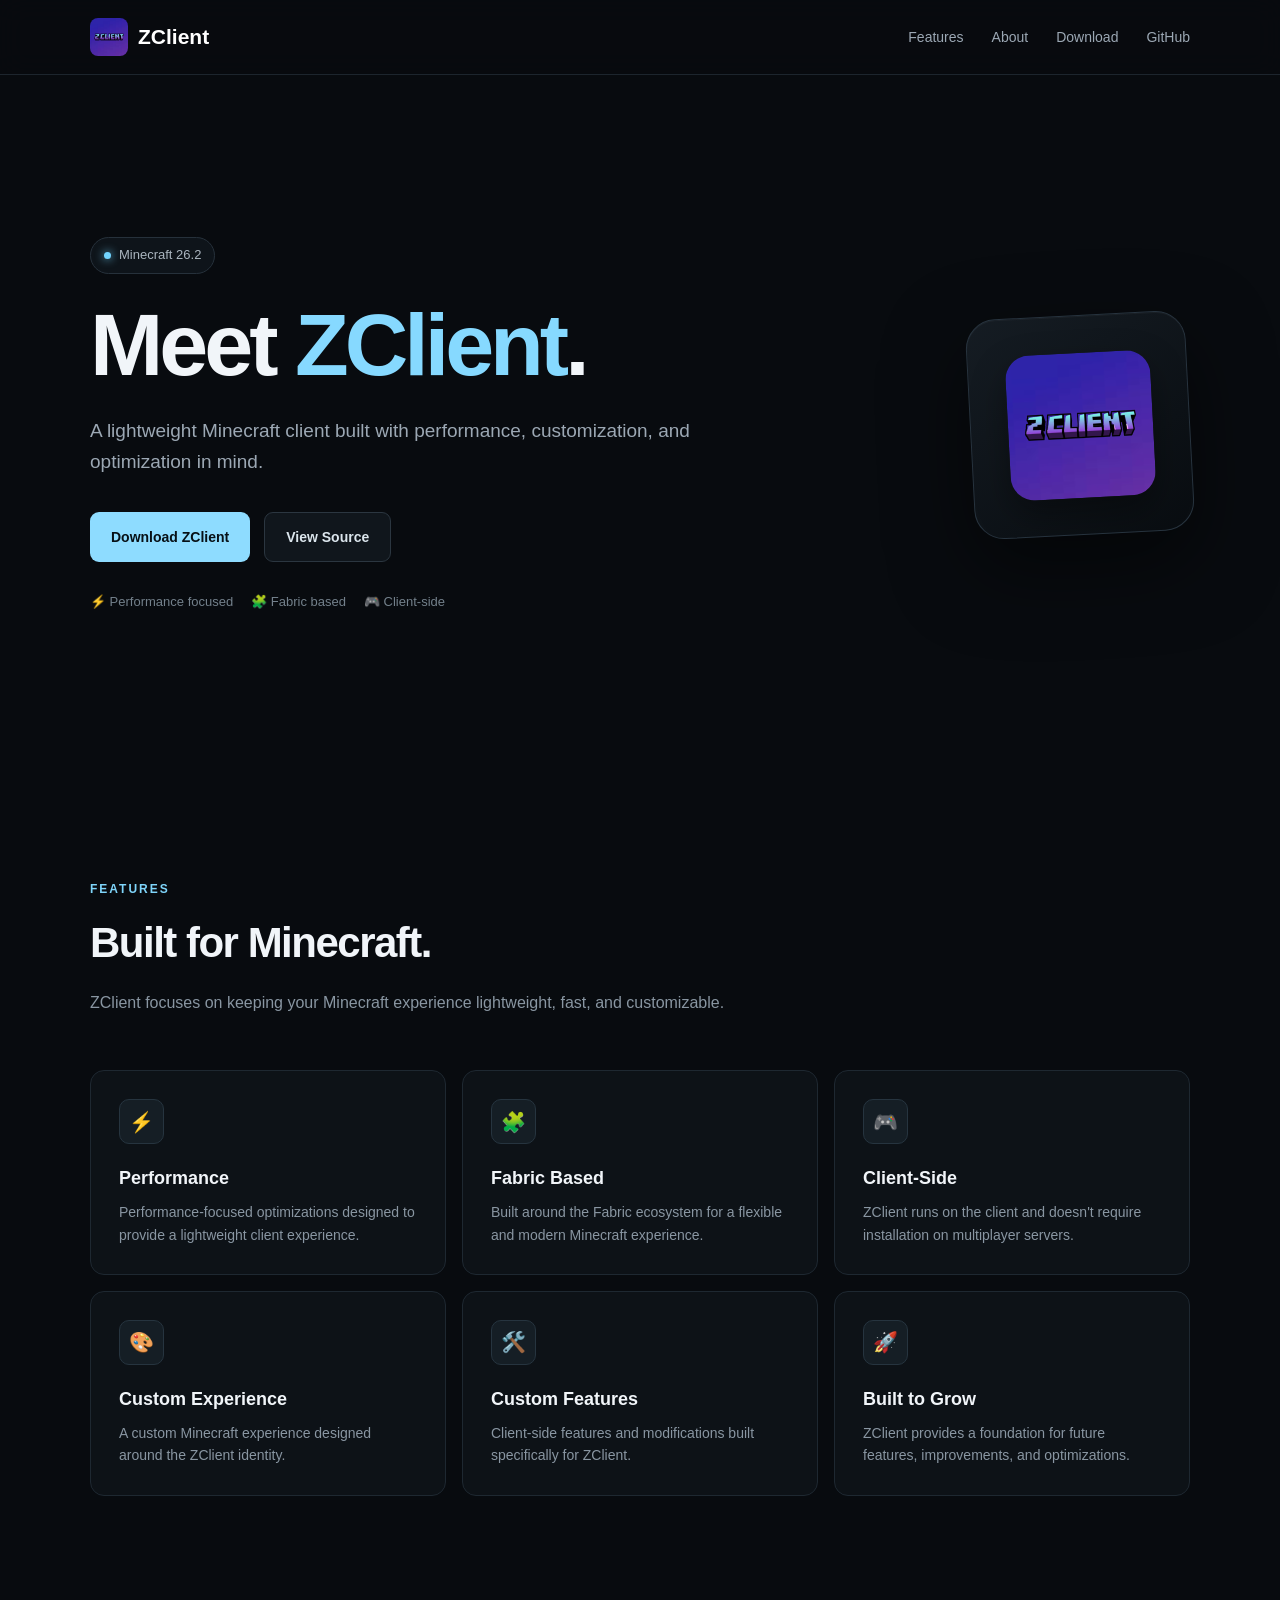
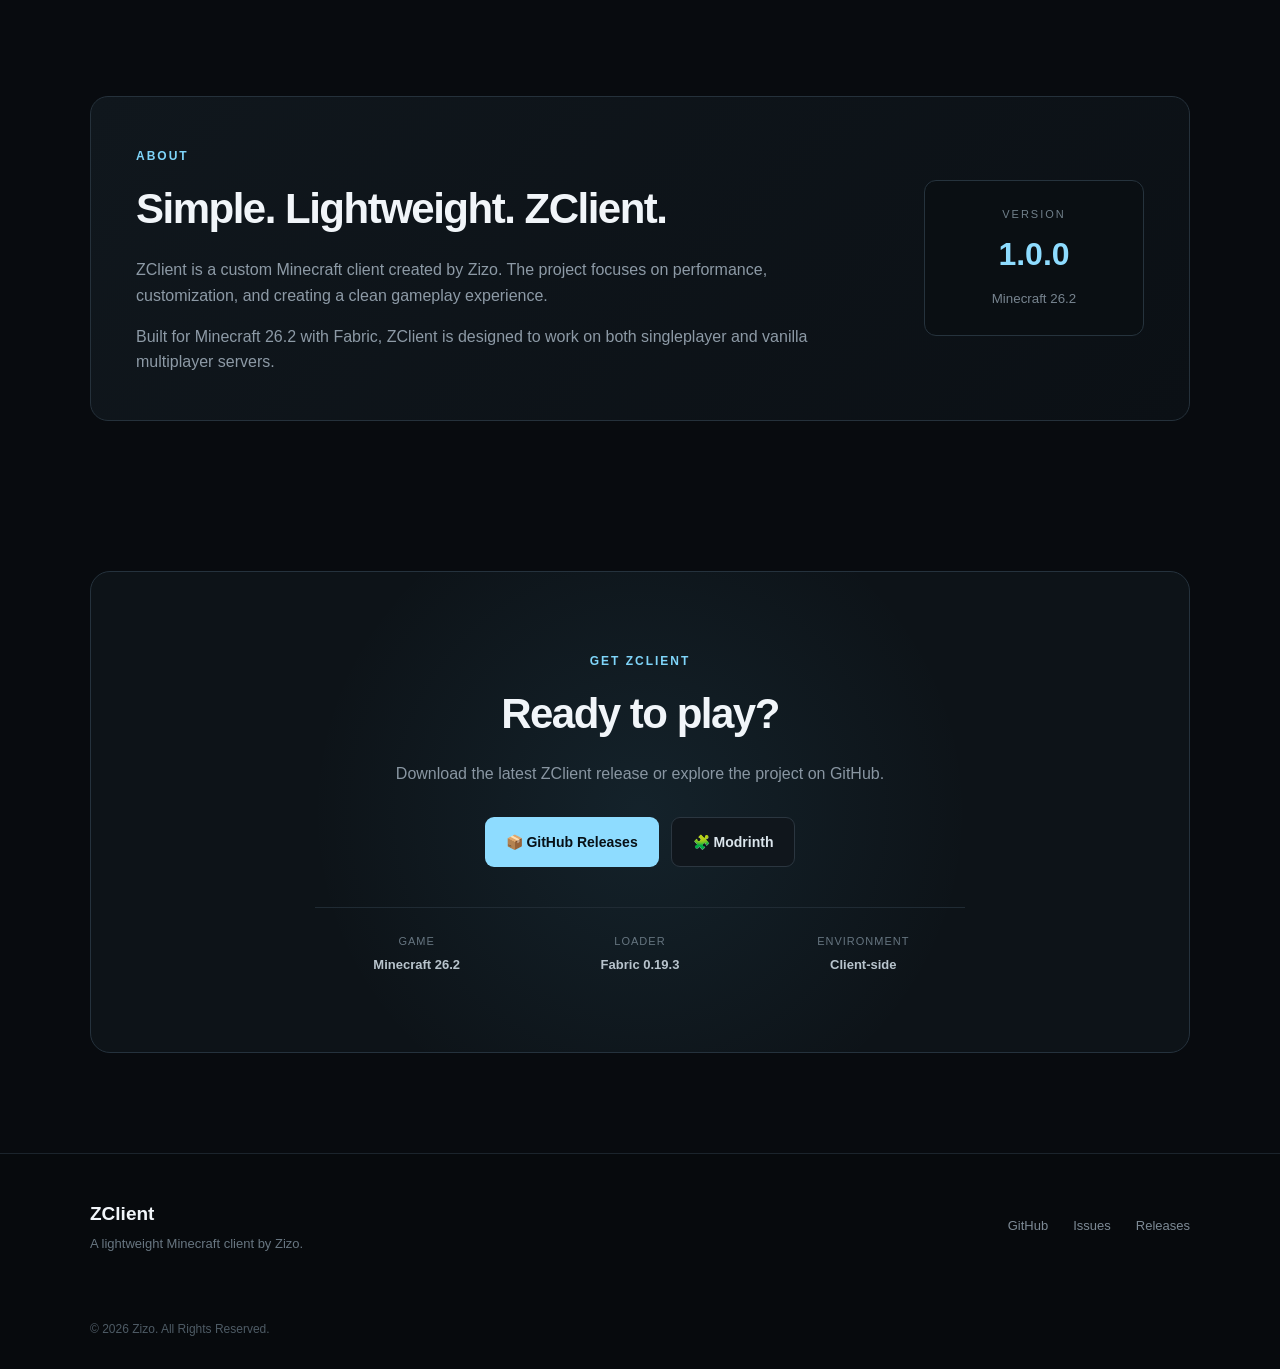
<file: index.html>
<!DOCTYPE html>
<html lang="en">
<head>
    <meta charset="UTF-8">
    <meta name="viewport" content="width=device-width, initial-scale=1.0">

    <title>ZClient — Minecraft Client</title>

    <meta
        name="description"
        content="ZClient is a lightweight Minecraft client focused on performance, customization, and an improved gameplay experience."
    >

    <link rel="stylesheet" href="style.css">

    <!-- Website icon -->
    <link rel="icon" href="zclient.png" type="image/png">
</head>

<body>

    <!-- =========================
         NAVBAR
    ========================== -->

    <header class="navbar">

        <div class="nav-container">

            <a href="#" class="logo">

                <img
                    src="zclient.png"
                    alt="ZClient Logo"
                >

                <span class="logo-text">
                    ZClient
                </span>

            </a>

            <nav>

                <a href="#features">
                    Features
                </a>

                <a href="#about">
                    About
                </a>

                <a href="#download">
                    Download
                </a>

                <a
                    href="https://github.com/zizogamer0139/Z-Client"
                    target="_blank"
                    rel="noopener noreferrer"
                >
                    GitHub
                </a>

            </nav>

            <button
                class="menu-button"
                id="menuButton"
                aria-label="Open navigation menu"
            >
                ☰
            </button>

        </div>

    </header>


    <main>

        <!-- =========================
             HERO
        ========================== -->

        <section class="hero">

            <div class="hero-content">

                <div class="badge">

                    <span class="status-dot"></span>

                    Minecraft 26.2

                </div>


                <h1>
                    Meet <span>ZClient</span>.
                </h1>


                <p>
                    A lightweight Minecraft client built with
                    performance, customization, and optimization in mind.
                </p>


                <div class="hero-buttons">

                    <a
                        href="#download"
                        class="button primary"
                    >
                        Download ZClient
                    </a>


                    <a
                        href="https://github.com/zizogamer0139/Z-Client"
                        target="_blank"
                        rel="noopener noreferrer"
                        class="button secondary"
                    >
                        View Source
                    </a>

                </div>


                <div class="hero-info">

                    <span>
                        ⚡ Performance focused
                    </span>

                    <span>
                        🧩 Fabric based
                    </span>

                    <span>
                        🎮 Client-side
                    </span>

                </div>

            </div>


            <!-- HERO LOGO -->

            <div class="hero-logo">

                <div class="logo-card">

                    <img
                        src="zclient.png"
                        alt="ZClient Logo"
                    >

                </div>

            </div>

        </section>


        <!-- =========================
             FEATURES
        ========================== -->

        <section
            id="features"
            class="section"
        >

            <div class="section-heading">

                <span class="section-label">
                    FEATURES
                </span>

                <h2>
                    Built for Minecraft.
                </h2>

                <p>
                    ZClient focuses on keeping your Minecraft experience
                    lightweight, fast, and customizable.
                </p>

            </div>


            <div class="features-grid">


                <article class="feature-card">

                    <div class="feature-icon">
                        ⚡
                    </div>

                    <h3>
                        Performance
                    </h3>

                    <p>
                        Performance-focused optimizations designed
                        to provide a lightweight client experience.
                    </p>

                </article>


                <article class="feature-card">

                    <div class="feature-icon">
                        🧩
                    </div>

                    <h3>
                        Fabric Based
                    </h3>

                    <p>
                        Built around the Fabric ecosystem for a
                        flexible and modern Minecraft experience.
                    </p>

                </article>


                <article class="feature-card">

                    <div class="feature-icon">
                        🎮
                    </div>

                    <h3>
                        Client-Side
                    </h3>

                    <p>
                        ZClient runs on the client and doesn't require
                        installation on multiplayer servers.
                    </p>

                </article>


                <article class="feature-card">

                    <div class="feature-icon">
                        🎨
                    </div>

                    <h3>
                        Custom Experience
                    </h3>

                    <p>
                        A custom Minecraft experience designed
                        around the ZClient identity.
                    </p>

                </article>


                <article class="feature-card">

                    <div class="feature-icon">
                        🛠️
                    </div>

                    <h3>
                        Custom Features
                    </h3>

                    <p>
                        Client-side features and modifications
                        built specifically for ZClient.
                    </p>

                </article>


                <article class="feature-card">

                    <div class="feature-icon">
                        🚀
                    </div>

                    <h3>
                        Built to Grow
                    </h3>

                    <p>
                        ZClient provides a foundation for future
                        features, improvements, and optimizations.
                    </p>

                </article>

            </div>

        </section>


        <!-- =========================
             ABOUT
        ========================== -->

        <section
            id="about"
            class="section about-section"
        >

            <div class="about-card">

                <div>

                    <span class="section-label">
                        ABOUT
                    </span>

                    <h2>
                        Simple. Lightweight. ZClient.
                    </h2>


                    <p>
                        ZClient is a custom Minecraft client created by Zizo.
                        The project focuses on performance, customization,
                        and creating a clean gameplay experience.
                    </p>


                    <p>
                        Built for Minecraft 26.2 with Fabric,
                        ZClient is designed to work on both
                        singleplayer and vanilla multiplayer servers.
                    </p>

                </div>


                <div class="version-box">

                    <span>
                        VERSION
                    </span>

                    <strong>
                        1.0.0
                    </strong>

                    <small>
                        Minecraft 26.2
                    </small>

                </div>

            </div>

        </section>


        <!-- =========================
             DOWNLOAD
        ========================== -->

        <section
            id="download"
            class="section download-section"
        >

            <div class="download-card">

                <span class="section-label">
                    GET ZCLIENT
                </span>


                <h2>
                    Ready to play?
                </h2>


                <p>
                    Download the latest ZClient release or
                    explore the project on GitHub.
                </p>


                <div class="download-buttons">

                    <a
                        href="https://github.com/zizogamer0139/Z-Client/releases"
                        target="_blank"
                        rel="noopener noreferrer"
                        class="button primary"
                    >
                        📦 GitHub Releases
                    </a>


                    <a
                        href="#"
                        id="modrinthButton"
                        class="button secondary"
                    >
                        🧩 Modrinth
                    </a>

                </div>


                <div class="requirements">

                    <div>

                        <span>
                            Game
                        </span>

                        <strong>
                            Minecraft 26.2
                        </strong>

                    </div>


                    <div>

                        <span>
                            Loader
                        </span>

                        <strong>
                            Fabric 0.19.3
                        </strong>

                    </div>


                    <div>

                        <span>
                            Environment
                        </span>

                        <strong>
                            Client-side
                        </strong>

                    </div>

                </div>

            </div>

        </section>

    </main>


    <!-- =========================
         FOOTER
    ========================== -->

    <footer>

        <div class="footer-container">


            <div class="footer-brand">

                <div class="footer-logo">
                    ZClient
                </div>

                <p>
                    A lightweight Minecraft client by Zizo.
                </p>

            </div>


            <div class="footer-links">

                <a
                    href="https://github.com/zizogamer0139/Z-Client"
                    target="_blank"
                    rel="noopener noreferrer"
                >
                    GitHub
                </a>


                <a
                    href="https://github.com/zizogamer0139/Z-Client/issues"
                    target="_blank"
                    rel="noopener noreferrer"
                >
                    Issues
                </a>


                <a
                    href="https://github.com/zizogamer0139/Z-Client/releases"
                    target="_blank"
                    rel="noopener noreferrer"
                >
                    Releases
                </a>

            </div>

        </div>


        <div class="copyright">

            © 2026 Zizo. All Rights Reserved.

        </div>

    </footer>


    <!-- JavaScript -->

    <script src="script.js"></script>

</body>
</html>
</file>
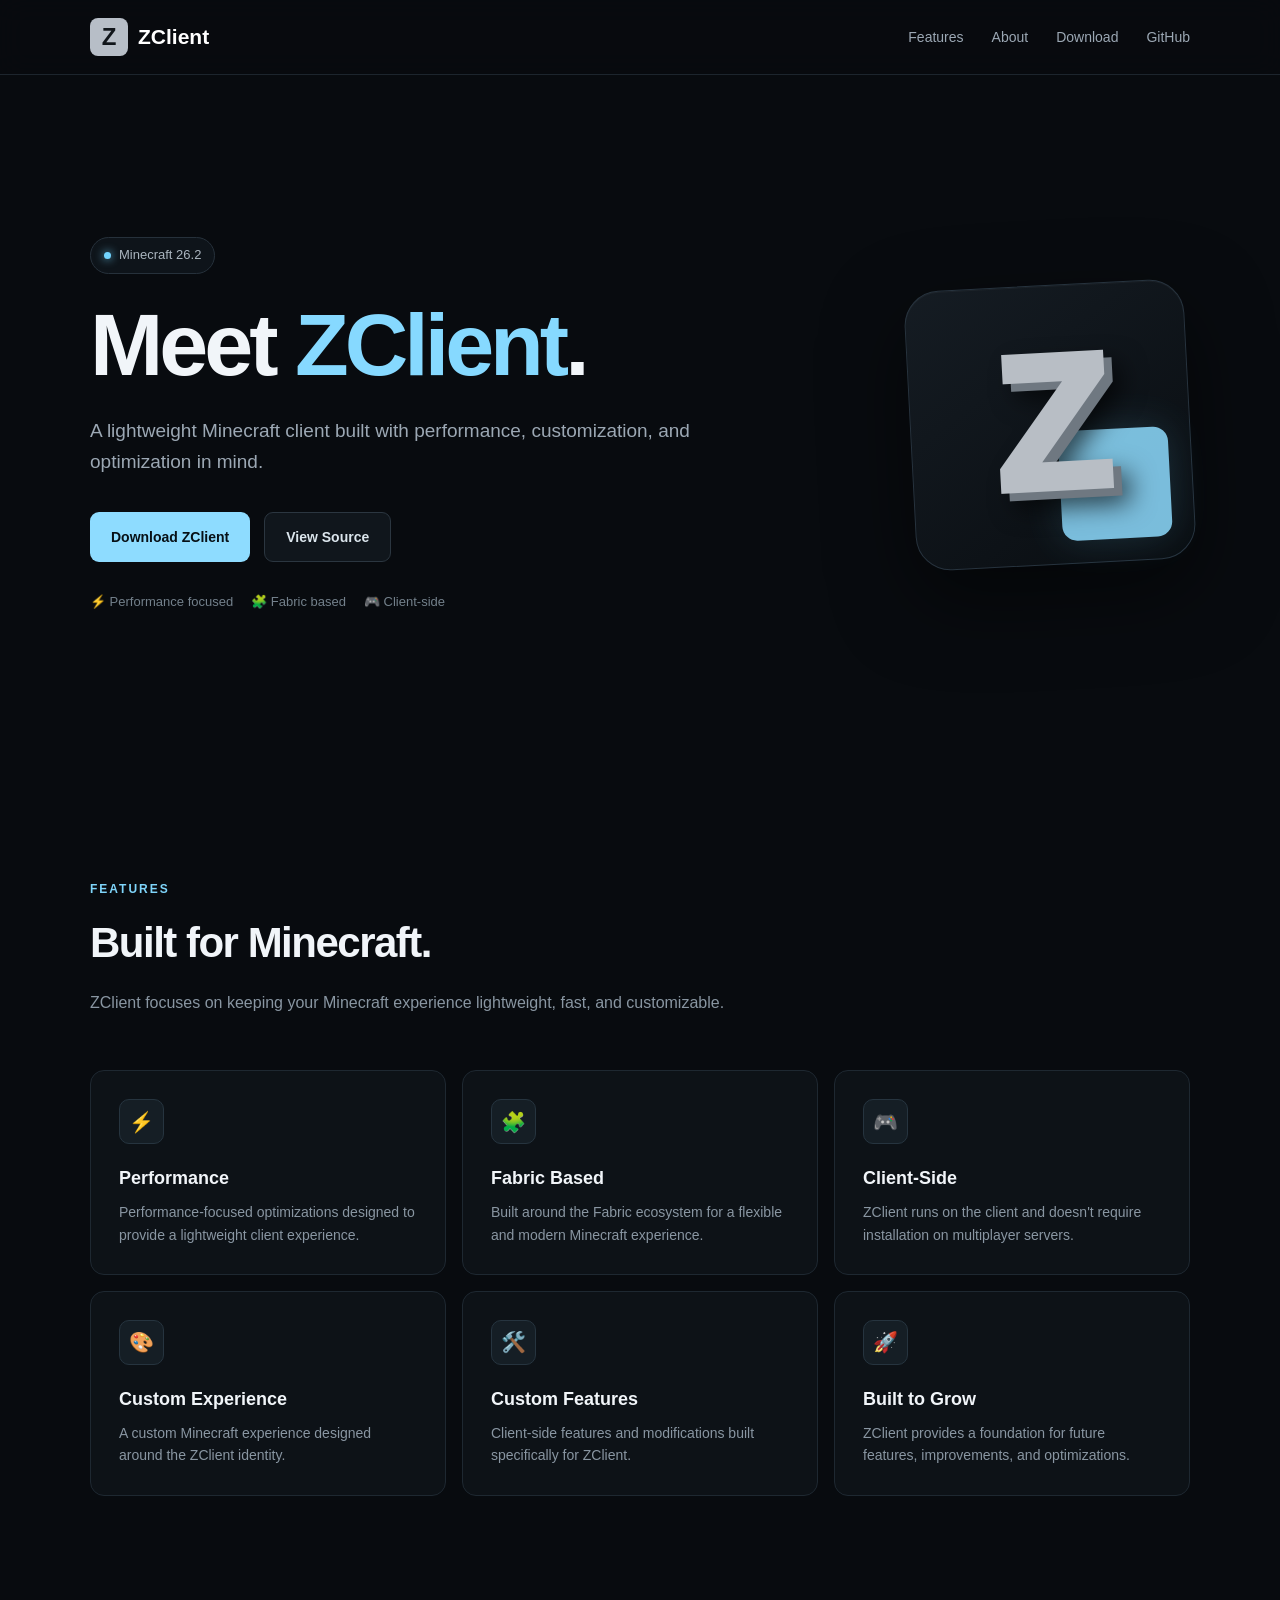
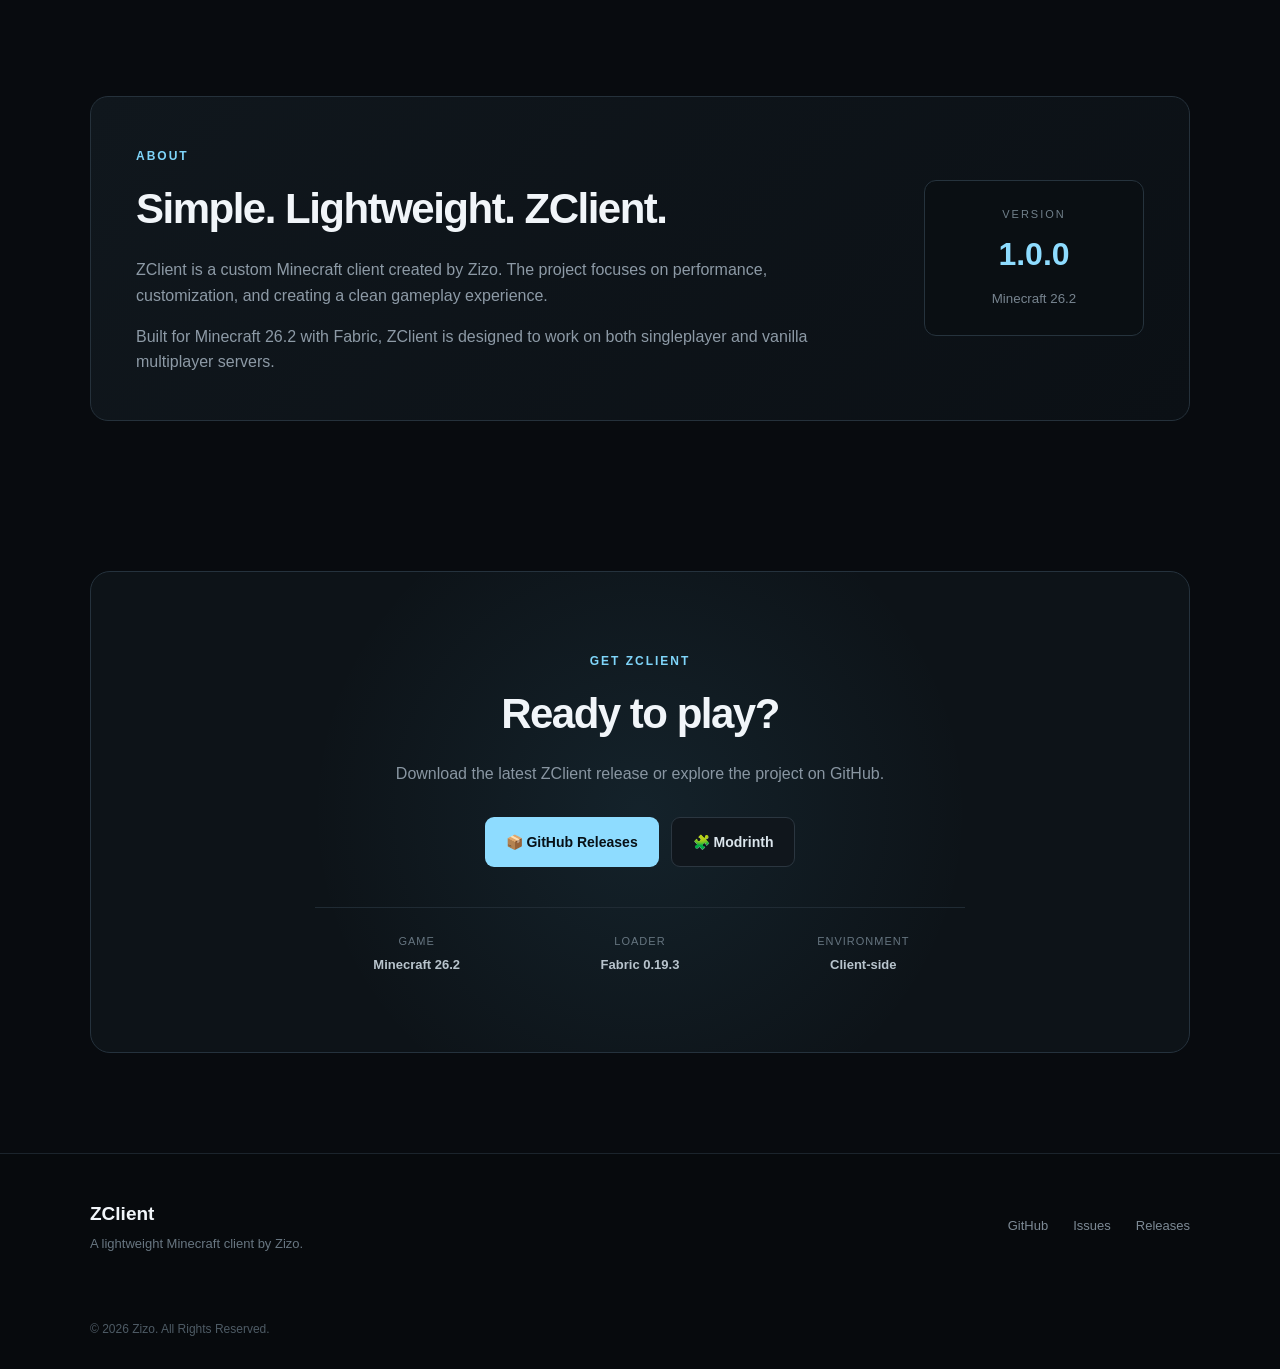
<file: web/index.html>
<!DOCTYPE html>
<html lang="en">
<head>
    <meta charset="UTF-8">
    <meta name="viewport" content="width=device-width, initial-scale=1.0">

    <title>ZClient — Minecraft Client</title>
    <meta name="description" content="ZClient is a lightweight Minecraft client focused on performance, customization, and an improved gameplay experience.">

    <link rel="stylesheet" href="style.css">
</head>

<body>

    <header class="navbar">
        <div class="nav-container">

            <a href="#" class="logo">
                <span class="logo-z">Z</span>
                <span class="logo-text">ZClient</span>
            </a>

            <nav>
                <a href="#features">Features</a>
                <a href="#about">About</a>
                <a href="#download">Download</a>
                <a href="https://github.com/zizogamer0139/Z-Client" target="_blank">GitHub</a>
            </nav>

            <button class="menu-button" id="menuButton">
                ☰
            </button>

        </div>
    </header>


    <main>

        <!-- HERO -->

        <section class="hero">

            <div class="hero-content">

                <div class="badge">
                    <span class="status-dot"></span>
                    Minecraft 26.2
                </div>

                <h1>
                    Meet <span>ZClient</span>.
                </h1>

                <p>
                    A lightweight Minecraft client built with
                    performance, customization, and optimization in mind.
                </p>

                <div class="hero-buttons">

                    <a href="#download" class="button primary">
                        Download ZClient
                    </a>

                    <a href="https://github.com/zizogamer0139/Z-Client"
                       target="_blank"
                       class="button secondary">
                        View Source
                    </a>

                </div>

                <div class="hero-info">
                    <span>⚡ Performance focused</span>
                    <span>🧩 Fabric based</span>
                    <span>🎮 Client-side</span>
                </div>

            </div>

            <div class="hero-logo">

                <div class="logo-card">

                    <div class="big-z">Z</div>

                    <div class="blue-block"></div>

                </div>

            </div>

        </section>


        <!-- FEATURES -->

        <section id="features" class="section">

            <div class="section-heading">

                <span class="section-label">FEATURES</span>

                <h2>
                    Built for Minecraft.
                </h2>

                <p>
                    ZClient focuses on keeping your Minecraft experience
                    lightweight, fast, and customizable.
                </p>

            </div>


            <div class="features-grid">

                <article class="feature-card">

                    <div class="feature-icon">
                        ⚡
                    </div>

                    <h3>
                        Performance
                    </h3>

                    <p>
                        Performance-focused optimizations designed
                        to provide a lightweight client experience.
                    </p>

                </article>


                <article class="feature-card">

                    <div class="feature-icon">
                        🧩
                    </div>

                    <h3>
                        Fabric Based
                    </h3>

                    <p>
                        Built around the Fabric ecosystem for a
                        flexible and modern Minecraft experience.
                    </p>

                </article>


                <article class="feature-card">

                    <div class="feature-icon">
                        🎮
                    </div>

                    <h3>
                        Client-Side
                    </h3>

                    <p>
                        ZClient runs on the client and doesn't require
                        installation on multiplayer servers.
                    </p>

                </article>


                <article class="feature-card">

                    <div class="feature-icon">
                        🎨
                    </div>

                    <h3>
                        Custom Experience
                    </h3>

                    <p>
                        A custom Minecraft experience designed
                        around the ZClient identity.
                    </p>

                </article>


                <article class="feature-card">

                    <div class="feature-icon">
                        🛠️
                    </div>

                    <h3>
                        Custom Features
                    </h3>

                    <p>
                        Client-side features and modifications
                        built specifically for ZClient.
                    </p>

                </article>


                <article class="feature-card">

                    <div class="feature-icon">
                        🚀
                    </div>

                    <h3>
                        Built to Grow
                    </h3>

                    <p>
                        ZClient provides a foundation for future
                        features, improvements, and optimizations.
                    </p>

                </article>

            </div>

        </section>


        <!-- ABOUT -->

        <section id="about" class="section about-section">

            <div class="about-card">

                <div>

                    <span class="section-label">
                        ABOUT
                    </span>

                    <h2>
                        Simple. Lightweight. ZClient.
                    </h2>

                    <p>
                        ZClient is a custom Minecraft client created by Zizo.
                        The project focuses on performance, customization,
                        and creating a clean gameplay experience.
                    </p>

                    <p>
                        Built for Minecraft 26.2 with Fabric,
                        ZClient is designed to work on both
                        singleplayer and vanilla multiplayer servers.
                    </p>

                </div>


                <div class="version-box">

                    <span>VERSION</span>

                    <strong>
                        1.0.0
                    </strong>

                    <small>
                        Minecraft 26.2
                    </small>

                </div>

            </div>

        </section>


        <!-- DOWNLOAD -->

        <section id="download" class="section download-section">

            <div class="download-card">

                <span class="section-label">
                    GET ZCLIENT
                </span>

                <h2>
                    Ready to play?
                </h2>

                <p>
                    Download the latest ZClient release or
                    explore the project on GitHub.
                </p>

                <div class="download-buttons">

                    <!-- Replace this with your actual release URL -->
                    <a href="https://github.com/zizogamer0139/Z-Client/releases"
                       target="_blank"
                       class="button primary">
                        📦 GitHub Releases
                    </a>

                    <!-- Replace with your Modrinth project URL after approval -->
                    <a href="#"
                       id="modrinthButton"
                       class="button secondary">
                        🧩 Modrinth
                    </a>

                </div>

                <div class="requirements">

                    <div>
                        <span>Game</span>
                        <strong>Minecraft 26.2</strong>
                    </div>

                    <div>
                        <span>Loader</span>
                        <strong>Fabric 0.19.3</strong>
                    </div>

                    <div>
                        <span>Environment</span>
                        <strong>Client-side</strong>
                    </div>

                </div>

            </div>

        </section>

    </main>


    <!-- FOOTER -->

    <footer>

        <div class="footer-container">

            <div class="footer-brand">

                <div class="footer-logo">
                    ZClient
                </div>

                <p>
                    A lightweight Minecraft client by Zizo.
                </p>

            </div>


            <div class="footer-links">

                <a href="https://github.com/zizogamer0139/Z-Client"
                   target="_blank">
                    GitHub
                </a>

                <a href="https://github.com/zizogamer0139/Z-Client/issues"
                   target="_blank">
                    Issues
                </a>

                <a href="https://github.com/zizogamer0139/Z-Client/releases"
                   target="_blank">
                    Releases
                </a>

            </div>

        </div>


        <div class="copyright">

            © 2026 Zizo. All Rights Reserved.

        </div>

    </footer>


    <script src="script.js"></script>

</body>
</html>
</file>
<file: style.css>
* {
    margin: 0;
    padding: 0;
    box-sizing: border-box;
}

html {
    scroll-behavior: smooth;
}

body {
    font-family: Arial, Helvetica, sans-serif;
    background: #080b0f;
    color: #f1f5f9;
    line-height: 1.6;
}

a {
    color: inherit;
    text-decoration: none;
}


/* =========================
   NAVBAR
========================= */

.navbar {
    position: sticky;
    top: 0;
    z-index: 1000;

    background: rgba(8, 11, 15, 0.88);
    backdrop-filter: blur(14px);

    border-bottom: 1px solid #1d252d;
}

.nav-container {
    max-width: 1150px;
    margin: auto;

    padding: 18px 25px;

    display: flex;
    align-items: center;
    justify-content: space-between;
}

.logo {
    display: flex;
    align-items: center;
    gap: 10px;

    font-size: 21px;
    font-weight: 800;
}

/* Small logo in navbar */

.logo img {
    width: 38px;
    height: 38px;

    object-fit: cover;

    border-radius: 8px;

    display: block;
}

.logo-text {
    color: white;
}

nav {
    display: flex;
    gap: 28px;
}

nav a {
    color: #9ca8b4;
    font-size: 14px;

    transition: 0.2s;
}

nav a:hover {
    color: #8ed8ff;
}

.menu-button {
    display: none;

    background: none;
    border: none;

    color: white;
    font-size: 24px;

    cursor: pointer;
}


/* =========================
   HERO
========================= */

.hero {
    max-width: 1150px;
    min-height: 700px;

    margin: auto;
    padding: 100px 25px;

    display: flex;
    align-items: center;
    justify-content: space-between;

    gap: 80px;
}

.hero-content {
    max-width: 650px;
}

.badge {
    display: inline-flex;
    align-items: center;
    gap: 8px;

    padding: 7px 13px;

    border: 1px solid #26313b;
    border-radius: 999px;

    background: #0e141a;

    color: #aab5bf;

    font-size: 13px;

    margin-bottom: 25px;
}

.status-dot {
    width: 7px;
    height: 7px;

    background: #72d5ff;

    border-radius: 50%;

    box-shadow: 0 0 10px #72d5ff;
}

.hero h1 {
    font-size: clamp(50px, 8vw, 88px);
    line-height: 1.05;

    letter-spacing: -4px;

    margin-bottom: 25px;
}

.hero h1 span {
    color: #86d9ff;
}

.hero p {
    max-width: 620px;

    color: #9ca8b4;

    font-size: 19px;

    margin-bottom: 35px;
}

.hero-buttons {
    display: flex;
    gap: 14px;

    flex-wrap: wrap;
}

.button {
    display: inline-flex;
    align-items: center;
    justify-content: center;

    padding: 13px 21px;

    border-radius: 9px;

    font-weight: 700;
    font-size: 14px;

    transition: 0.2s;
}

.button.primary {
    background: #8edcff;
    color: #071016;
}

.button.primary:hover {
    transform: translateY(-2px);

    box-shadow: 0 10px 30px rgba(116, 210, 255, 0.18);
}

.button.secondary {
    border: 1px solid #2b3640;

    background: #10161c;

    color: #dbe5ec;
}

.button.secondary:hover {
    border-color: #5c7180;

    transform: translateY(-2px);
}

.hero-info {
    display: flex;
    flex-wrap: wrap;

    gap: 18px;

    margin-top: 30px;

    color: #73808b;

    font-size: 13px;
}


/* =========================
   HERO LOGO
========================= */

.hero-logo {
    display: flex;
    justify-content: center;
    align-items: center;

    flex-shrink: 0;
}

.logo-card {
    width: 220px;
    height: 220px;

    position: relative;

    display: flex;
    align-items: center;
    justify-content: center;

    background:
        linear-gradient(145deg, #151c23, #090d11);

    border: 1px solid #27333e;

    border-radius: 30px;

    overflow: hidden;

    box-shadow:
        0 30px 80px rgba(0, 0, 0, 0.5),
        inset 0 1px rgba(255, 255, 255, 0.04);

    transform: rotate(-3deg);

    transition: 0.3s;
}

.logo-card:hover {
    transform: rotate(0deg) scale(1.04);
}

/* Actual ZClient logo */

.logo-card img {
    width: 145px;
    height: 145px;

    object-fit: contain;

    border-radius: 24px;

    display: block;

    box-shadow:
        0 15px 35px rgba(0, 0, 0, 0.35);
}


/* =========================
   SECTIONS
========================= */

.section {
    max-width: 1150px;

    margin: auto;

    padding: 100px 25px;
}

.section-heading {
    max-width: 650px;

    margin-bottom: 55px;
}

.section-label {
    color: #7fd5fa;

    font-size: 12px;
    font-weight: 800;

    letter-spacing: 2px;
}

.section h2 {
    font-size: 42px;

    letter-spacing: -1.5px;

    margin-top: 8px;
    margin-bottom: 14px;
}

.section-heading p {
    color: #8996a2;
}


/* =========================
   FEATURES
========================= */

.features-grid {
    display: grid;

    grid-template-columns: repeat(3, 1fr);

    gap: 16px;
}

.feature-card {
    padding: 28px;

    background: #0d1217;

    border: 1px solid #1e2831;

    border-radius: 14px;

    transition: 0.25s;
}

.feature-card:hover {
    transform: translateY(-5px);

    border-color: #344652;

    background: #10171d;
}

.feature-icon {
    width: 45px;
    height: 45px;

    display: flex;
    align-items: center;
    justify-content: center;

    background: #151e25;

    border: 1px solid #26343f;

    border-radius: 10px;

    margin-bottom: 20px;

    font-size: 20px;
}

.feature-card h3 {
    margin-bottom: 8px;

    font-size: 18px;
}

.feature-card p {
    color: #8996a2;

    font-size: 14px;
}


/* =========================
   ABOUT
========================= */

.about-card {
    display: grid;

    grid-template-columns: 1fr 220px;

    gap: 50px;

    padding: 45px;

    background:
        linear-gradient(
            135deg,
            #10171d,
            #0b1015
        );

    border: 1px solid #25313b;

    border-radius: 18px;
}

.about-card p {
    max-width: 700px;

    color: #8d9aa6;

    margin-top: 15px;
}

.version-box {
    align-self: center;

    padding: 25px;

    background: #0a0f13;

    border: 1px solid #26333d;

    border-radius: 12px;

    text-align: center;
}

.version-box span {
    display: block;

    color: #71808b;

    font-size: 11px;

    letter-spacing: 2px;
}

.version-box strong {
    display: block;

    margin: 5px 0;

    color: #8edcff;

    font-size: 32px;
}

.version-box small {
    color: #77848f;
}


/* =========================
   DOWNLOAD
========================= */

.download-section {
    padding-top: 50px;
}

.download-card {
    text-align: center;

    padding: 75px 30px;

    background:
        radial-gradient(
            circle at center,
            rgba(91, 189, 231, 0.09),
            transparent 55%
        ),
        #0d1318;

    border: 1px solid #25323d;

    border-radius: 20px;
}

.download-card p {
    max-width: 550px;

    margin: 0 auto 30px;

    color: #8996a2;
}

.download-buttons {
    display: flex;

    justify-content: center;

    gap: 12px;

    flex-wrap: wrap;
}

.requirements {
    max-width: 650px;

    margin: 40px auto 0;

    padding-top: 25px;

    border-top: 1px solid #202b34;

    display: grid;

    grid-template-columns: repeat(3, 1fr);

    gap: 20px;
}

.requirements span {
    display: block;

    color: #667580;

    font-size: 11px;

    text-transform: uppercase;

    letter-spacing: 1px;
}

.requirements strong {
    color: #b8c4cd;

    font-size: 13px;
}


/* =========================
   FOOTER
========================= */

footer {
    border-top: 1px solid #1b242c;

    background: #070a0d;
}

.footer-container {
    max-width: 1150px;

    margin: auto;

    padding: 45px 25px;

    display: flex;

    justify-content: space-between;

    gap: 30px;
}

.footer-logo {
    font-weight: 800;

    font-size: 19px;
}

.footer-brand p {
    color: #687681;

    font-size: 13px;

    margin-top: 5px;
}

.footer-links {
    display: flex;

    gap: 25px;

    align-items: center;
}

.footer-links a {
    color: #7d8a95;

    font-size: 13px;
}

.footer-links a:hover {
    color: #8edcff;
}

.copyright {
    max-width: 1150px;

    margin: auto;

    padding: 20px 25px 30px;

    color: #4e5b65;

    font-size: 12px;
}


/* =========================
   SCROLL REVEAL
========================= */

.reveal {
    opacity: 0;

    transform: translateY(20px);

    transition:
        opacity 0.6s ease,
        transform 0.6s ease;
}

.reveal.visible {
    opacity: 1;

    transform: translateY(0);
}


/* =========================
   MOBILE
========================= */

@media (max-width: 800px) {

    nav {
        display: none;

        position: absolute;

        top: 74px;
        left: 0;
        right: 0;

        padding: 20px;

        background: #090d11;

        border-bottom: 1px solid #1e2831;

        flex-direction: column;

        gap: 18px;
    }

    nav.active {
        display: flex;
    }

    .menu-button {
        display: block;
    }

    .hero {
        min-height: auto;

        padding-top: 80px;

        flex-direction: column;

        text-align: center;
    }

    .hero p {
        margin-left: auto;
        margin-right: auto;
    }

    .hero-buttons,
    .hero-info {
        justify-content: center;
    }

    .hero-logo {
        margin-top: 30px;
    }

    .logo-card {
        width: 180px;
        height: 180px;

        border-radius: 26px;
    }

    .logo-card img {
        width: 120px;
        height: 120px;

        border-radius: 20px;
    }

    .features-grid {
        grid-template-columns: 1fr;
    }

    .about-card {
        grid-template-columns: 1fr;

        padding: 30px;
    }

    .requirements {
        grid-template-columns: 1fr;
    }

    .footer-container {
        flex-direction: column;
    }

    .footer-links {
        flex-wrap: wrap;
    }
}


/* =========================
   SMALL PHONES
========================= */

@media (max-width: 450px) {

    .hero h1 {
        font-size: 50px;

        letter-spacing: -2px;
    }

    .logo-card {
        width: 160px;
        height: 160px;

        border-radius: 24px;
    }

    .logo-card img {
        width: 105px;
        height: 105px;

        border-radius: 18px;
    }

    .section h2 {
        font-size: 34px;
    }

    .nav-container {
        padding-left: 18px;
        padding-right: 18px;
    }
}
</file>
<file: web/style.css>
* {
    margin: 0;
    padding: 0;
    box-sizing: border-box;
}

html {
    scroll-behavior: smooth;
}

body {
    font-family: Arial, Helvetica, sans-serif;
    background: #080b0f;
    color: #f1f5f9;
    line-height: 1.6;
}

a {
    color: inherit;
    text-decoration: none;
}


/* =========================
   NAVBAR
========================= */

.navbar {
    position: sticky;
    top: 0;
    z-index: 1000;

    background: rgba(8, 11, 15, 0.88);
    backdrop-filter: blur(14px);

    border-bottom: 1px solid #1d252d;
}

.nav-container {
    max-width: 1150px;
    margin: auto;

    padding: 18px 25px;

    display: flex;
    align-items: center;
    justify-content: space-between;
}

.logo {
    display: flex;
    align-items: center;
    gap: 10px;

    font-size: 21px;
    font-weight: 800;
}

.logo-z {
    width: 38px;
    height: 38px;

    display: flex;
    align-items: center;
    justify-content: center;

    background: #b7bec7;
    color: #11161b;

    border-radius: 8px;

    font-size: 24px;
    font-weight: 900;
}

.logo-text {
    color: white;
}

nav {
    display: flex;
    gap: 28px;
}

nav a {
    color: #9ca8b4;
    font-size: 14px;

    transition: 0.2s;
}

nav a:hover {
    color: #8ed8ff;
}

.menu-button {
    display: none;

    background: none;
    border: none;

    color: white;
    font-size: 24px;

    cursor: pointer;
}


/* =========================
   HERO
========================= */

.hero {
    max-width: 1150px;
    min-height: 700px;

    margin: auto;
    padding: 100px 25px;

    display: flex;
    align-items: center;
    justify-content: space-between;

    gap: 80px;
}

.hero-content {
    max-width: 650px;
}

.badge {
    display: inline-flex;
    align-items: center;
    gap: 8px;

    padding: 7px 13px;

    border: 1px solid #26313b;
    border-radius: 999px;

    background: #0e141a;

    color: #aab5bf;

    font-size: 13px;

    margin-bottom: 25px;
}

.status-dot {
    width: 7px;
    height: 7px;

    background: #72d5ff;

    border-radius: 50%;

    box-shadow: 0 0 10px #72d5ff;
}

.hero h1 {
    font-size: clamp(50px, 8vw, 88px);
    line-height: 1.05;

    letter-spacing: -4px;

    margin-bottom: 25px;
}

.hero h1 span {
    color: #86d9ff;
}

.hero p {
    max-width: 620px;

    color: #9ca8b4;

    font-size: 19px;

    margin-bottom: 35px;
}

.hero-buttons {
    display: flex;
    gap: 14px;

    flex-wrap: wrap;
}

.button {
    display: inline-flex;
    align-items: center;
    justify-content: center;

    padding: 13px 21px;

    border-radius: 9px;

    font-weight: 700;
    font-size: 14px;

    transition: 0.2s;
}

.button.primary {
    background: #8edcff;
    color: #071016;
}

.button.primary:hover {
    transform: translateY(-2px);

    box-shadow: 0 10px 30px rgba(116, 210, 255, 0.18);
}

.button.secondary {
    border: 1px solid #2b3640;

    background: #10161c;

    color: #dbe5ec;
}

.button.secondary:hover {
    border-color: #5c7180;

    transform: translateY(-2px);
}

.hero-info {
    display: flex;
    flex-wrap: wrap;

    gap: 18px;

    margin-top: 30px;

    color: #73808b;

    font-size: 13px;
}


/* =========================
   HERO LOGO
========================= */

.hero-logo {
    display: flex;
    justify-content: center;
    align-items: center;
}

.logo-card {
    width: 280px;
    height: 280px;

    position: relative;

    display: flex;
    align-items: center;
    justify-content: center;

    background:
        linear-gradient(145deg, #151c23, #090d11);

    border: 1px solid #27333e;

    border-radius: 35px;

    box-shadow:
        0 30px 80px rgba(0, 0, 0, 0.5),
        inset 0 1px rgba(255, 255, 255, 0.04);

    transform: rotate(-3deg);

    transition: 0.3s;
}

.logo-card:hover {
    transform: rotate(0deg) scale(1.04);
}

.big-z {
    position: relative;
    z-index: 2;

    font-size: 190px;
    line-height: 1;

    font-weight: 1000;

    color: #b8bec5;

    text-shadow:
        8px 8px 0 #6f7881,
        15px 15px 25px rgba(0, 0, 0, 0.7);
}

.blue-block {
    position: absolute;

    width: 110px;
    height: 110px;

    right: 22px;
    bottom: 22px;

    background: #8edcff;

    border-radius: 15px;

    opacity: 0.85;

    box-shadow:
        0 0 40px rgba(115, 214, 255, 0.2);
}


/* =========================
   SECTIONS
========================= */

.section {
    max-width: 1150px;

    margin: auto;

    padding: 100px 25px;
}

.section-heading {
    max-width: 650px;

    margin-bottom: 55px;
}

.section-label {
    color: #7fd5fa;

    font-size: 12px;
    font-weight: 800;

    letter-spacing: 2px;
}

.section h2 {
    font-size: 42px;

    letter-spacing: -1.5px;

    margin-top: 8px;
    margin-bottom: 14px;
}

.section-heading p {
    color: #8996a2;
}


/* =========================
   FEATURES
========================= */

.features-grid {
    display: grid;

    grid-template-columns: repeat(3, 1fr);

    gap: 16px;
}

.feature-card {
    padding: 28px;

    background: #0d1217;

    border: 1px solid #1e2831;

    border-radius: 14px;

    transition: 0.25s;
}

.feature-card:hover {
    transform: translateY(-5px);

    border-color: #344652;

    background: #10171d;
}

.feature-icon {
    width: 45px;
    height: 45px;

    display: flex;
    align-items: center;
    justify-content: center;

    background: #151e25;

    border: 1px solid #26343f;

    border-radius: 10px;

    margin-bottom: 20px;

    font-size: 20px;
}

.feature-card h3 {
    margin-bottom: 8px;

    font-size: 18px;
}

.feature-card p {
    color: #8996a2;

    font-size: 14px;
}


/* =========================
   ABOUT
========================= */

.about-card {
    display: grid;

    grid-template-columns: 1fr 220px;

    gap: 50px;

    padding: 45px;

    background: linear-gradient(
        135deg,
        #10171d,
        #0b1015
    );

    border: 1px solid #25313b;

    border-radius: 18px;
}

.about-card p {
    max-width: 700px;

    color: #8d9aa6;

    margin-top: 15px;
}

.version-box {
    align-self: center;

    padding: 25px;

    background: #0a0f13;

    border: 1px solid #26333d;

    border-radius: 12px;

    text-align: center;
}

.version-box span {
    display: block;

    color: #71808b;

    font-size: 11px;

    letter-spacing: 2px;
}

.version-box strong {
    display: block;

    margin: 5px 0;

    color: #8edcff;

    font-size: 32px;
}

.version-box small {
    color: #77848f;
}


/* =========================
   DOWNLOAD
========================= */

.download-section {
    padding-top: 50px;
}

.download-card {
    text-align: center;

    padding: 75px 30px;

    background:
        radial-gradient(
            circle at center,
            rgba(91, 189, 231, 0.09),
            transparent 55%
        ),
        #0d1318;

    border: 1px solid #25323d;

    border-radius: 20px;
}

.download-card p {
    max-width: 550px;

    margin: 0 auto 30px;

    color: #8996a2;
}

.download-buttons {
    display: flex;

    justify-content: center;

    gap: 12px;

    flex-wrap: wrap;
}

.requirements {
    max-width: 650px;

    margin: 40px auto 0;

    padding-top: 25px;

    border-top: 1px solid #202b34;

    display: grid;

    grid-template-columns: repeat(3, 1fr);

    gap: 20px;
}

.requirements span {
    display: block;

    color: #667580;

    font-size: 11px;

    text-transform: uppercase;

    letter-spacing: 1px;
}

.requirements strong {
    color: #b8c4cd;

    font-size: 13px;
}


/* =========================
   FOOTER
========================= */

footer {
    border-top: 1px solid #1b242c;

    background: #070a0d;
}

.footer-container {
    max-width: 1150px;

    margin: auto;

    padding: 45px 25px;

    display: flex;

    justify-content: space-between;

    gap: 30px;
}

.footer-logo {
    font-weight: 800;

    font-size: 19px;
}

.footer-brand p {
    color: #687681;

    font-size: 13px;

    margin-top: 5px;
}

.footer-links {
    display: flex;

    gap: 25px;

    align-items: center;
}

.footer-links a {
    color: #7d8a95;

    font-size: 13px;
}

.footer-links a:hover {
    color: #8edcff;
}

.copyright {
    max-width: 1150px;

    margin: auto;

    padding: 20px 25px 30px;

    color: #4e5b65;

    font-size: 12px;
}


/* =========================
   MOBILE
========================= */

@media (max-width: 800px) {

    nav {
        display: none;

        position: absolute;

        top: 74px;
        left: 0;
        right: 0;

        padding: 20px;

        background: #090d11;

        border-bottom: 1px solid #1e2831;

        flex-direction: column;

        gap: 18px;
    }

    nav.active {
        display: flex;
    }

    .menu-button {
        display: block;
    }

    .hero {
        min-height: auto;

        padding-top: 80px;

        flex-direction: column;

        text-align: center;
    }

    .hero p {
        margin-left: auto;
        margin-right: auto;
    }

    .hero-buttons,
    .hero-info {
        justify-content: center;
    }

    .hero-logo {
        margin-top: 30px;
    }

    .features-grid {
        grid-template-columns: 1fr;
    }

    .about-card {
        grid-template-columns: 1fr;

        padding: 30px;
    }

    .requirements {
        grid-template-columns: 1fr;
    }

    .footer-container {
        flex-direction: column;
    }

    .footer-links {
        flex-wrap: wrap;
    }
}


@media (max-width: 450px) {

    .hero h1 {
        font-size: 50px;

        letter-spacing: -2px;
    }

    .logo-card {
        width: 230px;
        height: 230px;
    }

    .big-z {
        font-size: 150px;
    }

    .section h2 {
        font-size: 34px;
    }

}
</file>
